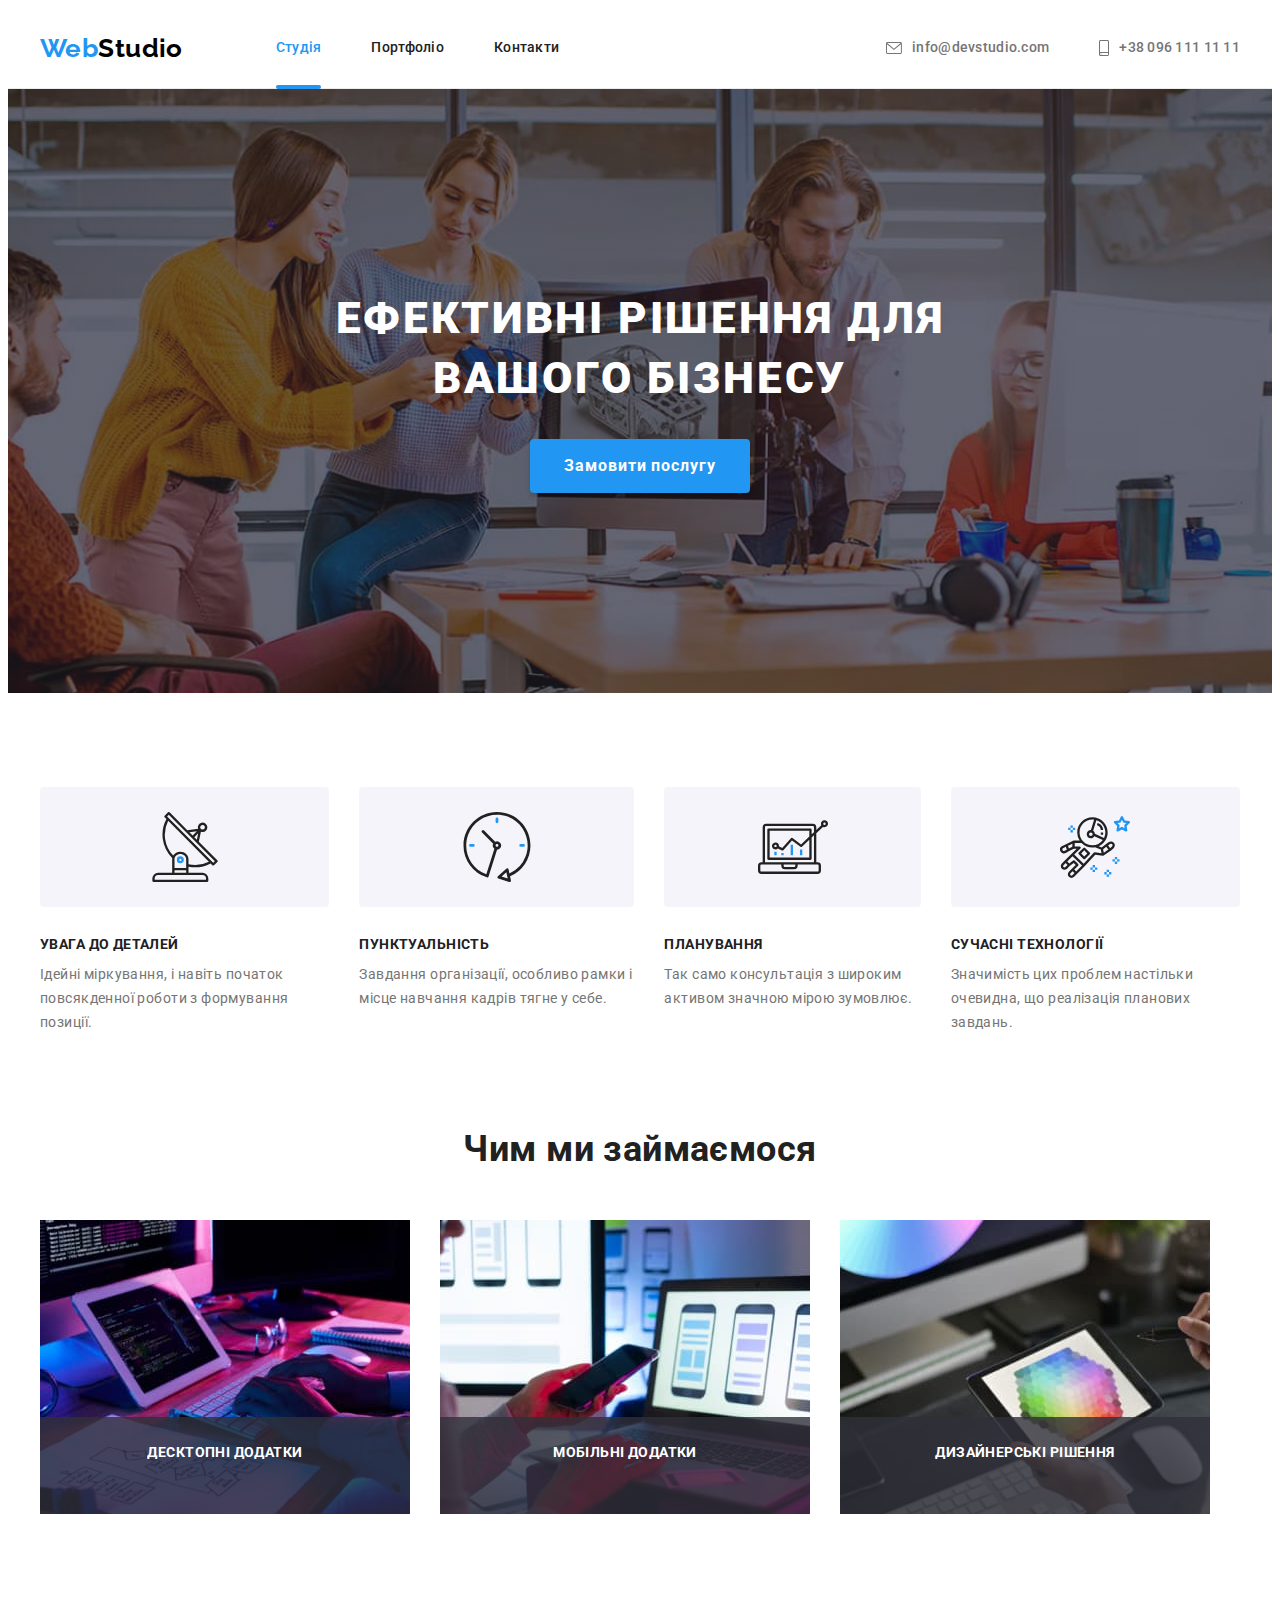
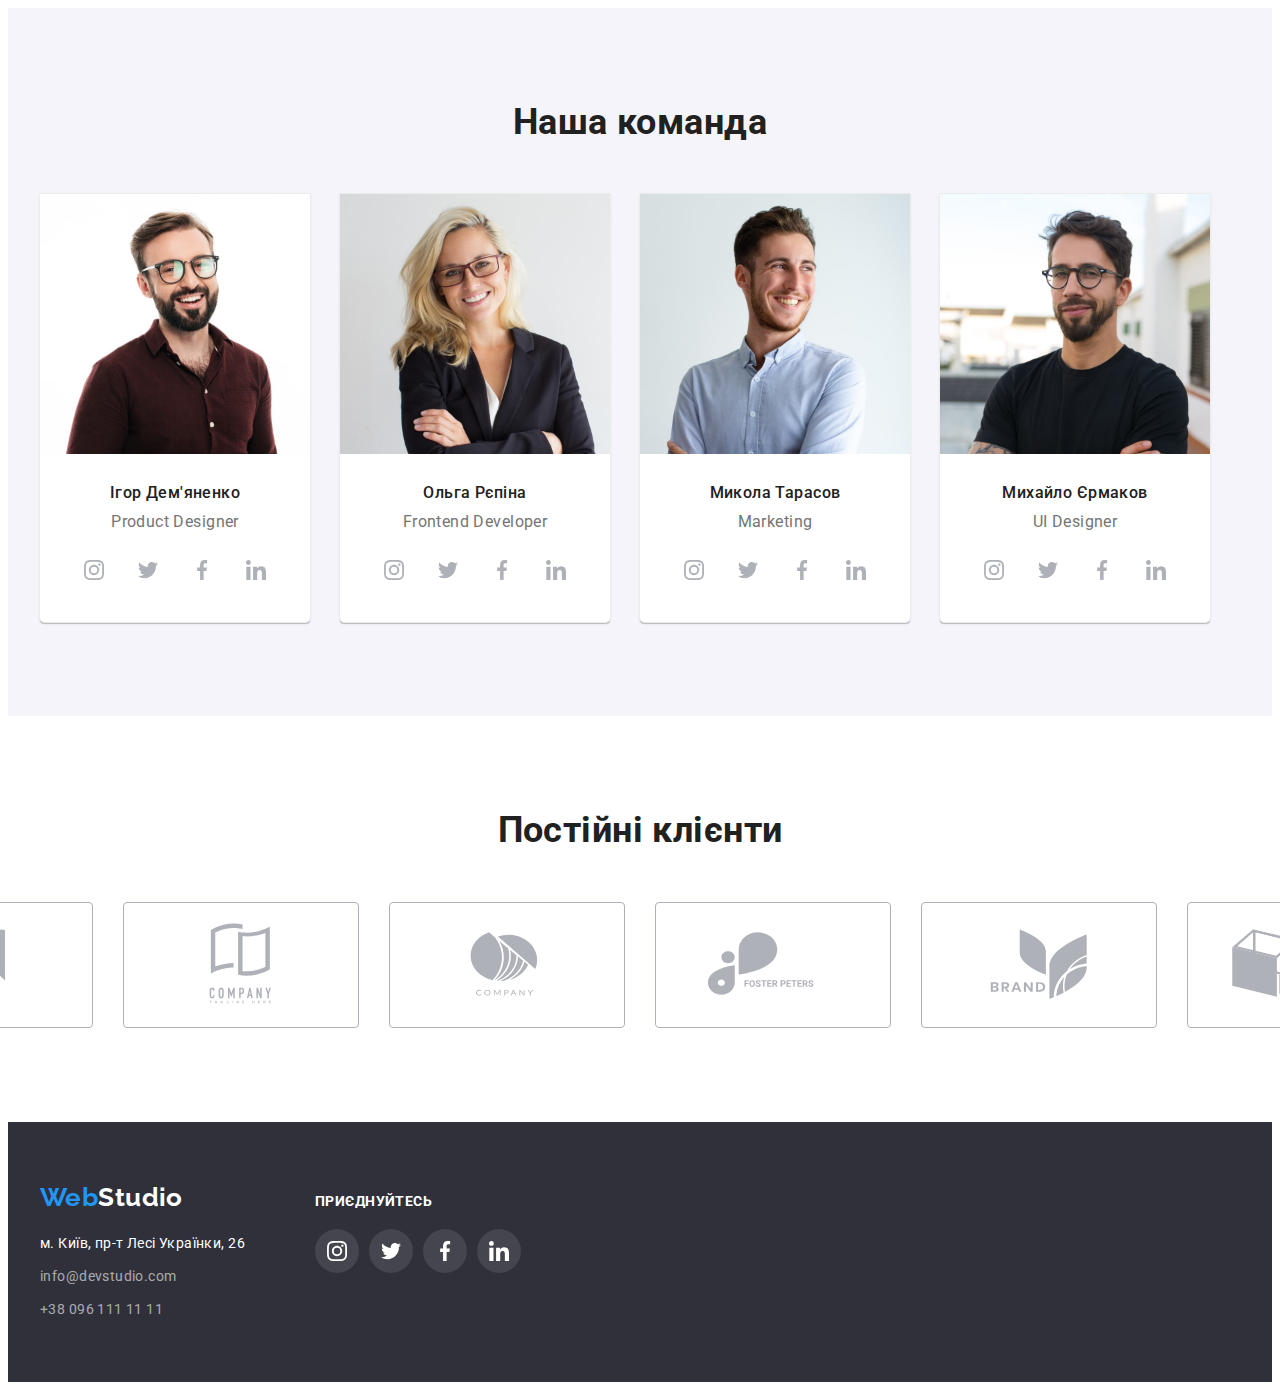
<file: index.html>
<!DOCTYPE html>
<html lang="uk">
  <head>
    <meta charset="UTF-8" />
    <meta http-equiv="X-UA-Compatible" content="IE=edge" />
    <meta name="viewport" content="width=device-width, initial-scale=1.0" />
    <title>WebStudio</title>
    <link
      href="https://fonts.googleapis.com/css2?family=Raleway:wght@700&family=Roboto:wght@400;500;700;900&display=swap"
      rel="stylesheet"
    />
    <link
      rel="stylesheet"
      href="https://cdnjs.cloudflare.com/ajax/libs/modern-normalize/1.1.0/modern-normalize.min.css"
      integrity="sha512-wpPYUAdjBVSE4KJnH1VR1HeZfpl1ub8YT/NKx4PuQ5NmX2tKuGu6U/JRp5y+Y8XG2tV+wKQpNHVUX03MfMFn9Q=="
      crossorigin="anonymous"
      referrerpolicy="no-referrer"
    />
    <link rel="stylesheet" href="./css/styles.css" />
  </head>
  <body>
    <!-- Header -->
    <header class="header">
      <div class="container header-container">
        <a href="./index.html" class="header-logo"
          ><span class="accent">Web</span>Studio</a
        >
        <nav>
          <ul class="list-nav list">
            <li class="list-item">
              <a href="./index.html" class="site-nav current">Студія</a>
            </li>
            <li class="list-item">
              <a href="./portfolio.html" class="site-nav">Портфоліо</a>
            </li>
            <li class="list-item"><a href="#" class="site-nav">Контакти</a></li>
          </ul>
        </nav>
        <div class="contact-wrap">
          <ul class="contact-list list">
            <li class="contact-list-item">
              <a href="mailto:info@devstudio.com" class="contact-link">
                <svg class="icon-mail">
                  <use href="./images/icons.svg#icon-envelope"></use>
                </svg>
                info@devstudio.com
              </a>
            </li>
            <li>
              <a href="tel:+380961111111" class="contact-link contact-tel">
                <svg class="icon-smartphone">
                  <use href="./images/icons.svg#icon-smartphone"></use>
                </svg>
                +38 096 111 11 11
              </a>
            </li>
          </ul>
        </div>
      </div>
    </header>
    <main>
      <!-- Hero section -->
      <section class="hero">
        <div class="hero-wrapper">
          <h1 class="hero-title">Ефективні рішення для вашого бізнесу</h1>
          <button class="hero-btn" type="button" data-modal-open>
            Замовити послугу
          </button>
        </div>
      </section>
      <!-- Company values section -->
      <section class="values-section">
        <div class="container">
          <h2 class="visually-hidden">Company values</h2>
          <ul class="values-list list">
            <li class="values-item">
              <div class="values-picture">
                <svg class="values-picture-item" width="70px" height="70px">
                  <use href="./images/icons.svg#icon-antenna"></use>
                </svg>
              </div>
              <h3 class="values-title">УВАГА ДО ДЕТАЛЕЙ</h3>
              <p class="values-text">
                Ідейні міркування, і навіть початок повсякденної роботи з
                формування позиції.
              </p>
            </li>
            <li class="values-item">
              <div class="values-picture">
                <svg class="values-picture-item" width="70px" height="70px">
                  <use href="./images/icons.svg#icon-clock"></use>
                </svg>
              </div>
              <h3 class="values-title">ПУНКТУАЛЬНІСТЬ</h3>
              <p class="values-text">
                Завдання організації, особливо рамки і місце навчання кадрів
                тягне у себе.
              </p>
            </li>
            <li class="values-item">
              <div class="values-picture">
                <svg class="values-picture-item" width="70px" height="70px">
                  <use href="./images/icons.svg#icon-diagram"></use>
                </svg>
              </div>
              <h3 class="values-title">ПЛАНУВАННЯ</h3>
              <p class="values-text">
                Так само консультація з широким активом значною мірою зумовлює.
              </p>
            </li>
            <li class="values-item">
              <div class="values-picture">
                <svg class="values-picture-item" width="70px" height="70px">
                  <use href="./images/icons.svg#icon-astronaut"></use>
                </svg>
              </div>
              <h3 class="values-title">СУЧАСНІ ТЕХНОЛОГІЇ</h3>
              <p class="values-text">
                Значимість цих проблем настільки очевидна, що реалізація
                планових завдань.
              </p>
            </li>
          </ul>
        </div>
      </section>
      <!-- Services section -->
      <section class="services-section">
        <div class="container">
          <h2 class="services-title title">Чим ми займаємося</h2>
          <ul class="services-list list">
            <li class="services-picture">
              <div class="services-wrap-details">
                <img
                  class="services-picture-item"
                  src="./images/img-1.jpg"
                  alt="Services"
                  width="370"
                  height="294"
                />
                <p class="services-details">Десктопні додатки</p>
              </div>
            </li>
            <li class="services-picture">
              <div class="services-wrap-details">
                <img
                  class="services-picture-item"
                  src="./images/img-2.jpg"
                  alt="Services"
                  width="370"
                  height="294"
                />
                <p class="services-details">Мобільні додатки</p>
              </div>
            </li>
            <li class="services-picture">
              <div class="services-wrap-details">
                <img
                  class="services-picture-item"
                  src="./images/img-3.jpg"
                  alt="Services"
                  width="370"
                  height="294"
                />
                <p class="services-details">Дизайнерські рішення</p>
              </div>
            </li>
          </ul>
        </div>
      </section>
      <!-- Team section -->
      <section class="team-section">
        <div class="container">
          <h2 class="team-title title">Наша команда</h2>
          <ul class="team-list list">
            <li class="team-list-item">
              <img
                class="worker-photo"
                src="./images/team/img-1.jpg"
                alt="Ігор Дем'яненко"
                width="270"
                height="260"
              />
              <div class="content">
                <h3 class="worker-name">Ігор Дем'яненко</h3>
                <p class="worker-position" lang="en">Product Designer</p>
                <ul class="social-list list">
                  <li class="social-list-item">
                    <a class="social-list-link" href="#"
                      ><svg class="social-list-icon">
                        <use href="./images/icons.svg#icon-instagram"></use>
                      </svg>
                    </a>
                  </li>
                  <li class="social-list-item">
                    <a class="social-list-link" href="#"
                      ><svg class="social-list-icon">
                        <use href="./images/icons.svg#icon-twitter"></use>
                      </svg>
                    </a>
                  </li>
                  <li class="social-list-item">
                    <a class="social-list-link" href="#"
                      ><svg class="social-list-icon">
                        <use href="./images/icons.svg#icon-facebook"></use>
                      </svg>
                    </a>
                  </li>
                  <li class="social-list-item">
                    <a class="social-list-link" href="#"
                      ><svg class="social-list-icon">
                        <use href="./images/icons.svg#icon-linkedin"></use>
                      </svg>
                    </a>
                  </li>
                </ul>
              </div>
            </li>
            <li class="team-list-item">
              <img
                class="worker-photo"
                src="./images/team/img-2.jpg"
                alt="Ольга Рєпіна"
                width="270"
                height="260"
              />
              <div class="content">
                <h3 class="worker-name">Ольга Рєпіна</h3>
                <p class="worker-position" lang="en">Frontend Developer</p>
                <ul class="social-list list">
                  <li class="social-list-item">
                    <a class="social-list-link" href="#"
                      ><svg class="social-list-icon">
                        <use href="./images/icons.svg#icon-instagram"></use>
                      </svg>
                    </a>
                  </li>
                  <li class="social-list-item">
                    <a class="social-list-link" href="#"
                      ><svg class="social-list-icon">
                        <use href="./images/icons.svg#icon-twitter"></use>
                      </svg>
                    </a>
                  </li>
                  <li class="social-list-item">
                    <a class="social-list-link" href="#"
                      ><svg class="social-list-icon">
                        <use href="./images/icons.svg#icon-facebook"></use>
                      </svg>
                    </a>
                  </li>
                  <li class="social-list-item">
                    <a class="social-list-link" href="#"
                      ><svg class="social-list-icon">
                        <use href="./images/icons.svg#icon-linkedin"></use>
                      </svg>
                    </a>
                  </li>
                </ul>
              </div>
            </li>
            <li class="team-list-item">
              <img
                class="worker-photo"
                src="./images/team/img-3.jpg"
                alt="Микола Тарасов"
                width="270"
                height="260"
              />
              <div class="content">
                <h3 class="worker-name">Микола Тарасов</h3>
                <p class="worker-position" lang="en">Marketing</p>
                <ul class="social-list list">
                  <li class="social-list-item">
                    <a class="social-list-link" href="#"
                      ><svg class="social-list-icon">
                        <use href="./images/icons.svg#icon-instagram"></use>
                      </svg>
                    </a>
                  </li>
                  <li class="social-list-item">
                    <a class="social-list-link" href="#"
                      ><svg class="social-list-icon">
                        <use href="./images/icons.svg#icon-twitter"></use>
                      </svg>
                    </a>
                  </li>
                  <li class="social-list-item">
                    <a class="social-list-link" href="#"
                      ><svg class="social-list-icon">
                        <use href="./images/icons.svg#icon-facebook"></use>
                      </svg>
                    </a>
                  </li>
                  <li class="social-list-item">
                    <a class="social-list-link" href="#"
                      ><svg class="social-list-icon">
                        <use href="./images/icons.svg#icon-linkedin"></use>
                      </svg>
                    </a>
                  </li>
                </ul>
              </div>
            </li>
            <li class="team-list-item">
              <img
                class="worker-photo"
                src="./images/team/img-4.jpg"
                alt="Михайло Єрмаков"
                width="270"
                height="260"
              />
              <div class="content">
                <h3 class="worker-name">Михайло Єрмаков</h3>
                <p class="worker-position" lang="en">UI Designer</p>
                <ul class="social-list list">
                  <li class="social-list-item">
                    <a class="social-list-link" href="#"
                      ><svg class="social-list-icon">
                        <use href="./images/icons.svg#icon-instagram"></use>
                      </svg>
                    </a>
                  </li>
                  <li class="social-list-item">
                    <a class="social-list-link" href="#"
                      ><svg class="social-list-icon">
                        <use href="./images/icons.svg#icon-twitter"></use>
                      </svg>
                    </a>
                  </li>
                  <li class="social-list-item">
                    <a class="social-list-link" href="#"
                      ><svg class="social-list-icon">
                        <use href="./images/icons.svg#icon-facebook"></use>
                      </svg>
                    </a>
                  </li>
                  <li class="social-list-item">
                    <a class="social-list-link" href="#"
                      ><svg class="social-list-icon">
                        <use href="./images/icons.svg#icon-linkedin"></use>
                      </svg>
                    </a>
                  </li>
                </ul>
              </div>
            </li>
          </ul>
        </div>
      </section>
    </main>
    <!-- Clients section -->
    <section class="clients-section">
      <div class="container">
        <h2 class="clients-title title">Постійні клієнти</h2>
        <ul class="clients-list">
          <li class="clients-list-item">
            <a href="#" class="clients-link">
              <svg class="icon-client">
                <use href="./images/icons.svg#icon-client1"></use>
              </svg>
            </a>
          </li>
          <li class="clients-list-item">
            <a href="#" class="clients-link"
              ><svg class="icon-client">
                <use href="./images/icons.svg#icon-client2"></use>
              </svg>
            </a>
          </li>
          <li class="clients-list-item">
            <a href="#" class="clients-link"
              ><svg class="icon-client">
                <use href="./images/icons.svg#icon-client3"></use>
              </svg>
            </a>
          </li>
          <li class="clients-list-item">
            <a href="#" class="clients-link"
              ><svg class="icon-client">
                <use href="./images/icons.svg#icon-client4"></use>
              </svg>
            </a>
          </li>
          <li class="clients-list-item">
            <a href="#" class="clients-link"
              ><svg class="icon-client">
                <use href="./images/icons.svg#icon-client5"></use>
              </svg>
            </a>
          </li>
          <li class="clients-list-item">
            <a href="#" class="clients-link"
              ><svg class="icon-client">
                <use href="./images/icons.svg#icon-client6"></use>
              </svg>
            </a>
          </li>
        </ul>
      </div>
    </section>
    <!-- Footer -->
    <footer class="footer">
      <div class="container footer-container">
        <div>
          <a href="./index.html" class="footer-logo"
            ><span class="accent">Web</span>Studio</a
          >
          <address class="footer-address">
            <ul class="footer-list list">
              <li class="footer-items">
                <a
                  href="https://goo.gl/maps/5qoMR7fdG5DtrQ9b6"
                  target="_blank"
                  rel="noopener noreferrer nofollow"
                  class="address"
                  >м. Київ, пр-т Лесі Українки, 26</a
                >
              </li>
              <li class="footer-contacts-list footer-items">
                <a href="mailto:info@devstudio.com" class="footer-contact-link"
                  >info@devstudio.com</a
                >
              </li>
              <li>
                <a href="tel:+380961111111" class="footer-contact-link"
                  >+38 096 111 11 11</a
                >
              </li>
            </ul>
          </address>
        </div>
        <div>
          <p class="footer-text">приєднуйтесь</p>
          <ul class="footer-social-list list">
            <li class="footer-social-list-item">
              <a href="#" class="footer-social-link"
                ><svg class="footer-social-list-icon">
                  <use href="./images/icons.svg#icon-instagram"></use>
                </svg>
              </a>
            </li>
            <li class="footer-social-list-item">
              <a href="#" class="footer-social-link"
                ><svg class="footer-social-list-icon">
                  <use href="./images/icons.svg#icon-twitter"></use>
                </svg>
              </a>
            </li>
            <li class="footer-social-list-item">
              <a href="#" class="footer-social-link"
                ><svg class="footer-social-list-icon">
                  <use href="./images/icons.svg#icon-facebook"></use>
                </svg>
              </a>
            </li>
            <li class="footer-social-list-item">
              <a href="#" class="footer-social-link"
                ><svg class="footer-social-list-icon">
                  <use href="./images/icons.svg#icon-linkedin"></use>
                </svg>
              </a>
            </li>
          </ul>
        </div>
      </div>
    </footer>
    <div class="backdrop is-hidden" data-modal>
      <div class="modal">
        <button type="button" class="close-button" data-modal-close>
          <svg class="close-button-icon">
            <use href="./images/icons.svg#icon-close-button"></use>
          </svg>
        </button>
      </div>
    </div>
    <script src="./js/modal.js"></script>
  </body>
</html>
</file>
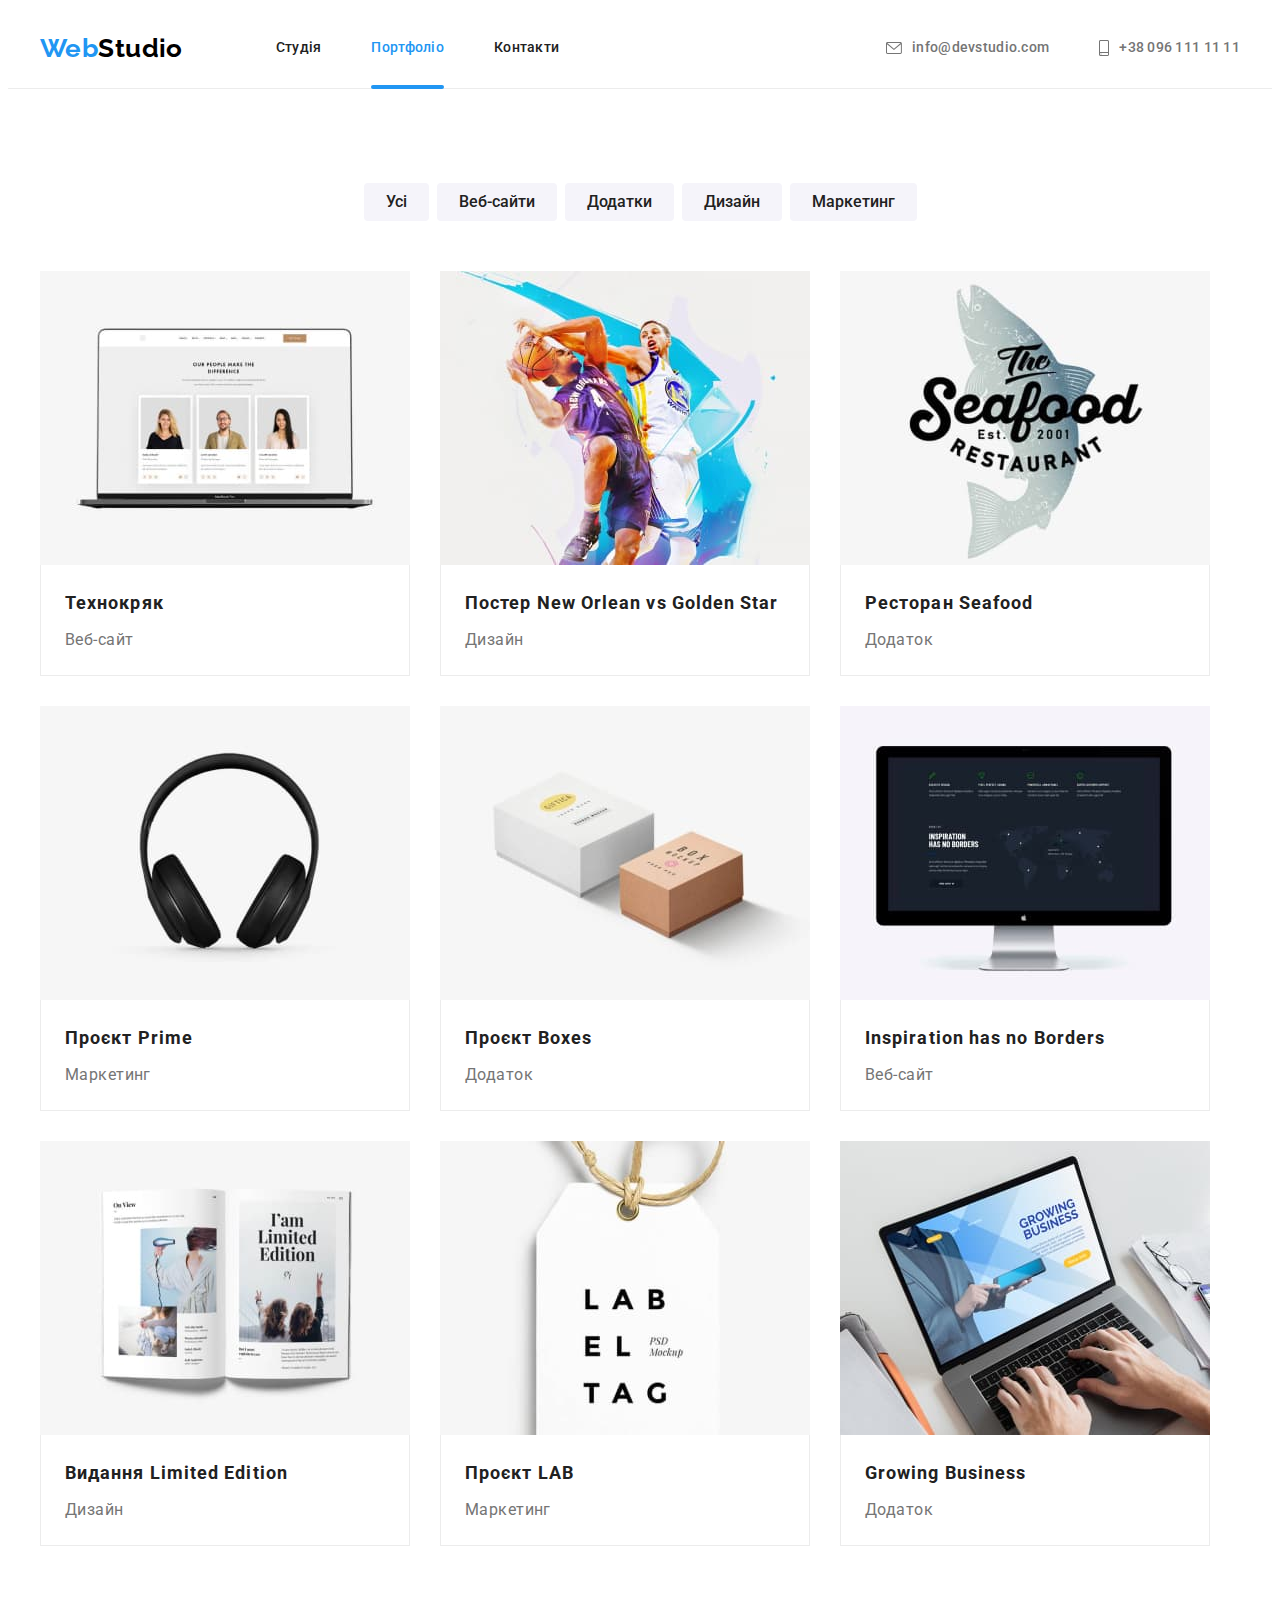
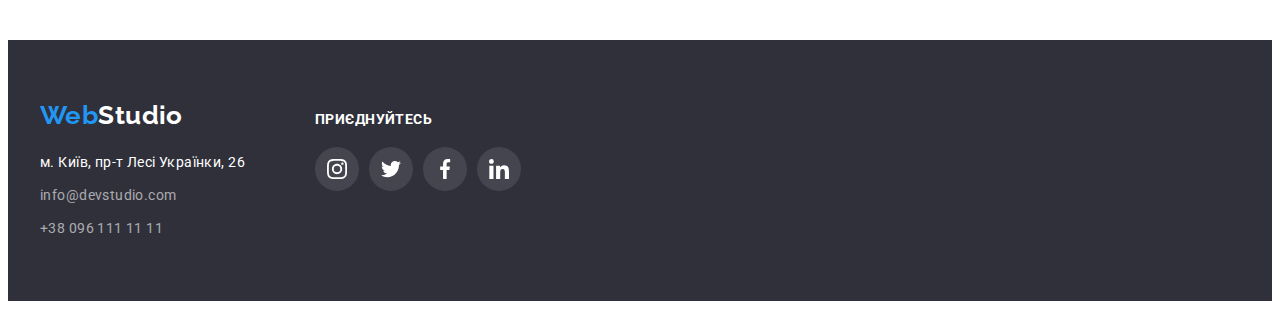
<file: portfolio.html>
<!DOCTYPE html>
<html lang="uk">
  <head>
    <meta charset="UTF-8" />
    <meta http-equiv="X-UA-Compatible" content="IE=edge" />
    <meta name="viewport" content="width=device-width, initial-scale=1.0" />
    <title>WebStudio</title>
    <link
      href="https://fonts.googleapis.com/css2?family=Raleway:wght@700&family=Roboto:wght@400;500;700;900&display=swap"
      rel="stylesheet"
    />
    <link
      rel="stylesheet"
      href="https://cdnjs.cloudflare.com/ajax/libs/modern-normalize/1.1.0/modern-normalize.min.css"
      integrity="sha512-wpPYUAdjBVSE4KJnH1VR1HeZfpl1ub8YT/NKx4PuQ5NmX2tKuGu6U/JRp5y+Y8XG2tV+wKQpNHVUX03MfMFn9Q=="
      crossorigin="anonymous"
      referrerpolicy="no-referrer"
    />
    <link rel="stylesheet" href="./css/styles.css" />
  </head>
  <body>
    <!-- Header -->
    <header class="header">
      <div class="container header-container">
        <a href="./index.html" class="header-logo"
          ><span class="accent">Web</span>Studio</a
        >
        <nav>
          <ul class="list-nav list">
            <li class="list-item">
              <a href="./index.html" class="site-nav">Студія</a>
            </li>
            <li class="list-item">
              <a href="./portfolio.html" class="site-nav current">Портфоліо</a>
            </li>
            <li class="list-item"><a href="#" class="site-nav">Контакти</a></li>
          </ul>
        </nav>
        <div class="contact-wrap">
          <ul class="contact-list list">
            <li class="contact-list-item">
              <a href="mailto:info@devstudio.com" class="contact-link">
                <svg class="icon-mail">
                  <use href="./images/icons.svg#icon-envelope"></use>
                </svg>
                info@devstudio.com
              </a>
            </li>
            <li>
              <a href="tel:+380961111111" class="contact-link contact-tel">
                <svg class="icon-smartphone">
                  <use href="./images/icons.svg#icon-smartphone"></use>
                </svg>
                +38 096 111 11 11
              </a>
            </li>
          </ul>
        </div>
      </div>
    </header>
    <main>
      <!-- Portfolio section -->
      <section class="portfolio-section">
        <div class="container">
          <h1 class="visually-hidden">Портфоліо</h1>
          <ul class="filter-list list">
            <li class="filter-list-item">
              <button type="button" class="filter-btn">Усі</button>
            </li>
            <li class="filter-list-item">
              <button type="button" class="filter-btn">Веб-сайти</button>
            </li>
            <li class="filter-list-item">
              <button type="button" class="filter-btn">Додатки</button>
            </li>
            <li class="filter-list-item">
              <button type="button" class="filter-btn">Дизайн</button>
            </li>
            <li class="filter-list-item">
              <button type="button" class="filter-btn">Маркетинг</button>
            </li>
          </ul>
          <ul class="portfolio-list list">
            <li class="portfolio-list-item">
              <a class="portfolio-link" href="#">
                <div class="portfolio-wrap-details">
                  <img
                    class="portfolio-image"
                    src="./images/portfolio/img-1.jpg"
                    alt="example of work"
                    width="370"
                    height="294"
                  />
                  <p class="portfolio-details">
                    Ресурс пропонує комплексні пропозиції з різним рівнем
                    функціоналу та сервісів. Все це дозволить відвідувачу
                    отримати вичерпні відомості про компанію чи приватну особу.
                  </p>
                </div>
                <div class="portfolio-content">
                  <h2 class="portfolio-title">Технокряк</h2>
                  <p class="portfolio-text">Веб-сайт</p>
                </div>
              </a>
            </li>
            <li class="portfolio-list-item">
              <a class="portfolio-link" href="#">
                <div class="portfolio-wrap-details">
                  <img
                    class="portfolio-image"
                    src="./images/portfolio/img-2.jpg"
                    alt="example of work"
                    width="370"
                    height="294"
                  />
                  <p class="portfolio-details">
                    Ресурс пропонує комплексні пропозиції з різним рівнем
                    функціоналу та сервісів. Все це дозволить відвідувачу
                    отримати вичерпні відомості про компанію чи приватну особу.
                  </p>
                </div>
                <div class="portfolio-content">
                  <h2 class="portfolio-title">
                    Постер New Orlean vs Golden Star
                  </h2>
                  <p class="portfolio-text">Дизайн</p>
                </div>
              </a>
            </li>
            <li class="portfolio-list-item">
              <a class="portfolio-link" href="#">
                <div class="portfolio-wrap-details">
                  <img
                    class="portfolio-image"
                    src="./images/portfolio/img-3.jpg"
                    alt="example of work"
                    width="370"
                    height="294"
                  />
                  <p class="portfolio-details">
                    Ресурс пропонує комплексні пропозиції з різним рівнем
                    функціоналу та сервісів. Все це дозволить відвідувачу
                    отримати вичерпні відомості про компанію чи приватну особу.
                  </p>
                </div>
                <div class="portfolio-content">
                  <h2 class="portfolio-title">Ресторан Seafood</h2>
                  <p class="portfolio-text">Додаток</p>
                </div>
              </a>
            </li>
            <li class="portfolio-list-item">
              <a class="portfolio-link" href="#">
                <div class="portfolio-wrap-details">
                  <img
                    class="portfolio-image"
                    src="./images/portfolio/img-4.jpg"
                    alt="example of work"
                    width="370"
                    height="294"
                  />
                  <p class="portfolio-details">
                    Ресурс пропонує комплексні пропозиції з різним рівнем
                    функціоналу та сервісів. Все це дозволить відвідувачу
                    отримати вичерпні відомості про компанію чи приватну особу.
                  </p>
                </div>
                <div class="portfolio-content">
                  <h2 class="portfolio-title">Проєкт Prime</h2>
                  <p class="portfolio-text">Маркетинг</p>
                </div>
              </a>
            </li>
            <li class="portfolio-list-item">
              <a class="portfolio-link" href="#">
                <div class="portfolio-wrap-details">
                  <img
                    class="portfolio-image"
                    src="./images/portfolio/img-5.jpg"
                    alt="example of work"
                    width="370"
                    height="294"
                  />
                  <p class="portfolio-details">
                    Ресурс пропонує комплексні пропозиції з різним рівнем
                    функціоналу та сервісів. Все це дозволить відвідувачу
                    отримати вичерпні відомості про компанію чи приватну особу.
                  </p>
                </div>
                <div class="portfolio-content">
                  <h2 class="portfolio-title">Проєкт Boxes</h2>
                  <p class="portfolio-text">Додаток</p>
                </div>
              </a>
            </li>
            <li class="portfolio-list-item">
              <a class="portfolio-link" href="#">
                <div class="portfolio-wrap-details">
                  <img
                    class="portfolio-image"
                    src="./images/portfolio/img-6.jpg"
                    alt="example of work"
                    width="370"
                    height="294"
                  />
                  <p class="portfolio-details">
                    Ресурс пропонує комплексні пропозиції з різним рівнем
                    функціоналу та сервісів. Все це дозволить відвідувачу
                    отримати вичерпні відомості про компанію чи приватну особу.
                  </p>
                </div>
                <div class="portfolio-content">
                  <h2 class="portfolio-title">Inspiration has no Borders</h2>
                  <p class="portfolio-text">Веб-сайт</p>
                </div>
              </a>
            </li>
            <li class="portfolio-list-item">
              <a class="portfolio-link" href="#">
                <div class="portfolio-wrap-details">
                  <img
                    class="portfolio-image"
                    src="./images/portfolio/img-7.jpg"
                    alt="example of work"
                    width="370"
                    height="294"
                  />
                  <p class="portfolio-details">
                    Ресурс пропонує комплексні пропозиції з різним рівнем
                    функціоналу та сервісів. Все це дозволить відвідувачу
                    отримати вичерпні відомості про компанію чи приватну особу.
                  </p>
                </div>
                <div class="portfolio-content">
                  <h2 class="portfolio-title">Видання Limited Edition</h2>
                  <p class="portfolio-text">Дизайн</p>
                </div>
              </a>
            </li>
            <li class="portfolio-list-item">
              <a class="portfolio-link" href="#">
                <div class="portfolio-wrap-details">
                  <img
                    class="portfolio-image"
                    src="./images/portfolio/img-8.jpg"
                    alt="example of work"
                    width="370"
                    height="294"
                  />
                  <p class="portfolio-details">
                    Ресурс пропонує комплексні пропозиції з різним рівнем
                    функціоналу та сервісів. Все це дозволить відвідувачу
                    отримати вичерпні відомості про компанію чи приватну особу.
                  </p>
                </div>
                <div class="portfolio-content">
                  <h2 class="portfolio-title">Проєкт LAB</h2>
                  <p class="portfolio-text">Маркетинг</p>
                </div>
              </a>
            </li>
            <li class="portfolio-list-item">
              <a class="portfolio-link" href="#">
                <div class="portfolio-wrap-details">
                  <img
                    class="portfolio-image"
                    src="./images/portfolio/img-9.jpg"
                    alt="example of work"
                    width="370"
                    height="294"
                  />
                  <p class="portfolio-details">
                    Ресурс пропонує комплексні пропозиції з різним рівнем
                    функціоналу та сервісів. Все це дозволить відвідувачу
                    отримати вичерпні відомості про компанію чи приватну особу.
                  </p>
                </div>
                <div class="portfolio-content">
                  <h2 class="portfolio-title">Growing Business</h2>
                  <p class="portfolio-text">Додаток</p>
                </div>
              </a>
            </li>
          </ul>
        </div>
      </section>
    </main>
    <!-- Footer -->
    <footer class="footer">
      <div class="container footer-container">
        <div>
          <a href="./index.html" class="footer-logo"
            ><span class="accent">Web</span>Studio</a
          >
          <address class="footer-address">
            <ul class="footer-list list">
              <li class="footer-items">
                <a
                  href="https://goo.gl/maps/5qoMR7fdG5DtrQ9b6"
                  target="_blank"
                  rel="noopener noreferrer nofollow"
                  class="address"
                  >м. Київ, пр-т Лесі Українки, 26</a
                >
              </li>
              <li class="footer-contacts-list footer-items">
                <a href="mailto:info@devstudio.com" class="footer-contact-link"
                  >info@devstudio.com</a
                >
              </li>
              <li>
                <a href="tel:+380961111111" class="footer-contact-link"
                  >+38 096 111 11 11</a
                >
              </li>
            </ul>
          </address>
        </div>
        <div>
          <p class="footer-text">приєднуйтесь</p>
          <ul class="footer-social-list list">
            <li class="footer-social-list-item">
              <a href="#" class="footer-social-link"
                ><svg class="footer-social-list-icon">
                  <use href="./images/icons.svg#icon-instagram"></use>
                </svg>
              </a>
            </li>
            <li class="footer-social-list-item">
              <a href="#" class="footer-social-link"
                ><svg class="footer-social-list-icon">
                  <use href="./images/icons.svg#icon-twitter"></use>
                </svg>
              </a>
            </li>
            <li class="footer-social-list-item">
              <a href="#" class="footer-social-link"
                ><svg class="footer-social-list-icon">
                  <use href="./images/icons.svg#icon-facebook"></use>
                </svg>
              </a>
            </li>
            <li class="footer-social-list-item">
              <a href="#" class="footer-social-link"
                ><svg class="footer-social-list-icon">
                  <use href="./images/icons.svg#icon-linkedin"></use>
                </svg>
              </a>
            </li>
          </ul>
        </div>
      </div>
    </footer>
  </body>
</html>
</file>
<file: css/styles.css>
:root {
    --primary-text-color: #212121;
    --primary-bg-color: #FFFFFF;
    --background-color: #2F303A;
    --accent-color: #2196F3;
    --title-color: #757575;
    --black-color: #000000;
    --btn-bg-color: #F5F4FA;
    --footer-contacts-color: rgba(255, 255, 255, 0.6);
    --border-color: #ECECEC;
}

* {
    /* outline: 1px solid red; */
}

h1,
h2,
h3,
h4,
h5,
h6,
ul,
p {
    margin: 0;
}

ul {
    padding-left: 0;
}

body {
    font-family: 'Roboto', sans-serif;
    background-color: var(--primary-bg-color);
    color: var(--primary-text-color);
    font-size: 14px;
    letter-spacing: 0.03em;
}

.container {
    width: 1200px;
    margin: 0 auto;
    padding-left: 15px;
    padding-right: 15px;
}


.list {
    list-style: none;
}

/* hedder */

.header {
    border-bottom: 1px solid #ECECEC;
}

.header-container {
    display: flex;
    align-items: center;
}

.header-logo {
    font-family: 'Raleway', sans-serif;
    font-weight: 700;
    font-size: 26px;
    line-height: 1.19;
    color: var(--black-color);
    text-decoration: none;
    margin-right: 93px;
}

.accent {
    color: var(--accent-color);
}

.site-nav {
    font-weight: 500;
    line-height: 1.14;
    letter-spacing: 0.02em;
    color: var(--primary-text-color);
    text-decoration: none;
    padding-top: 32px;
    padding-bottom: 32px;
    display: block;
    transition: color 250ms cubic-bezier(0.4, 0, 0.2, 1);
}

.site-nav:hover,
.site-nav:focus {
    color: var(--accent-color);
}

.list-item {
    position: relative;
}

.list-item:not(:first-child) {
    margin-left: 50px;
}

.list-nav {
    display: flex;
    align-items: center;
}

.list-nav .current {
    color: var(--accent-color);
}

.current::after {
    content: "";
    position: absolute;
    display: block;
    left: 0;
    bottom: -1px;
    width: 100%;
    height: 4px;
    background-color: var(--accent-color);
    border-radius: 2px;
}

.contact-wrap {
    margin-left: auto;
}

.contact-list {
    display: flex;
    align-items: center;
}

.contact-list-item {
    box-sizing: border-box;
}

.contact-link {
    font-weight: 500;
    line-height: 1.14;
    letter-spacing: 0.02em;
    color: var(--title-color);
    text-decoration: none;
    padding-top: 32px;
    padding-bottom: 32px;
    display: flex;
    align-items: center;
    transition: color 250ms cubic-bezier(0.4, 0, 0.2, 1);
}

.contact-link:hover,
.contact-link:focus {
    color: var(--accent-color);
}

.icon-mail {
    margin-right: 10px;
    fill: currentColor;
    height: 12px;
    width: 16px;
}

.icon-smartphone {
    margin-right: 10px;
    fill: currentColor;
    height: 16px;
    width: 10px;
}

.contact-tel {
    margin-left: 50px;
}

/* hero */

.hero {
    background-image: linear-gradient(to right, rgba(47, 48, 58, 0.4), rgba(47, 48, 58, 0.4)), url("../images/hero-bgr-img.jpg");
    background-color: #C4C4C4;
    background-size: cover;
    max-width: 1600px;
    margin: 0 auto;
    background-position: center;
    background-repeat: no-repeat;
    padding-top: 200px;
    padding-bottom: 200px;
    text-align: center;

}

.hero-title {
    font-weight: 900;
    font-size: 44px;
    line-height: 1.36;
    text-align: center;
    letter-spacing: 0.06em;
    text-transform: uppercase;
    color: var(--primary-bg-color);
    width: 696px;
    text-align: center;
    margin: 0 auto;
    margin-bottom: 30px;
}

.hero-btn {
    cursor: pointer;
    font-weight: 700;
    font-size: 16px;
    font-family: inherit;
    line-height: 1.88;
    border-color: transparent;
    letter-spacing: 0.06em;
    background-color: var(--accent-color);
    color: var(--primary-bg-color);
    border-radius: 4px;
    padding: 10px 32px;
    box-shadow: 0px 4px 4px rgba(0, 0, 0, 0.15);
    transition: background-color 250ms cubic-bezier(0.4, 0, 0.2, 1);
}

.hero-btn:hover,
.hero-btn:focus {
    background-color: #188CE8;
}

/* Company values */

.values-section {
    padding-top: 94px;
    padding-bottom: 47px;
}

.visually-hidden {
    position: absolute;
    white-space: nowrap;
    width: 1px;
    height: 1px;
    overflow: hidden;
    border: 0;
    padding: 0;
    clip: rect(0 0 0 0);
    clip-path: inset(50%);
    margin: -1px;
}

.values-list {
    display: flex;
}

.values-picture {
    display: flex;
    align-items: center;
    justify-content: center;
    height: 120px;
    width: 100%;
    background-color: var(--btn-bg-color);
    margin-bottom: 30px;
    border-radius: 4px;
}

.values-item:not(:first-child) {
    margin-left: 30px;
}

.values-title {
    font-weight: 700;
    font-size: 14px;
    line-height: 1.14;
    text-transform: uppercase;
    margin-bottom: 10px;
}

.values-text {
    line-height: 1.71;
    font-size: 14px;
    color: var(--title-color);
}

/* Services */

.services-section {
    padding-top: 47px;
    padding-bottom: 94px;
}

.services-title {
    font-weight: 700;
    font-size: 36px;
    line-height: 1.16;
    text-align: center;
    margin-bottom: 50px;
}

.services-list {
    display: flex;
}

.services-picture:not(:first-child) {
    margin-left: 30px;
}

.services-picture-item {
    display: block;
    max-width: 100%;
}

.services-details {
    position: absolute;
    bottom: 0;
    width: 370px;
    height: 70px;
    font-weight: 700;
    font-size: 14px;
    line-height: 16px;
    text-align: center;
    letter-spacing: 0.03em;
    text-transform: uppercase;
    color: var(--primary-bg-color);
    background: rgba(47, 48, 58, 0.8);
    padding-top: 27px;
}

.services-wrap-details {
    position: relative;
}

/* Team */

.team-section {
    padding-top: 94px;
    padding-bottom: 94px;
    background-color: #F5F4FA;
}

.team-title {
    font-weight: 700;
    font-size: 36px;
    line-height: 1.16;
    text-align: center;
    margin-bottom: 50px;
}

.team-list {
    display: flex;
}

.team-list-item:not(:first-child) {
    margin-left: 30px;
}

.team-list-item {
    outline: 1px solid var(--border-color);
    border-radius: 0px 0px 4px 4px;
    background-color: var(--primary-bg-color);
    box-shadow: 0px 1px 3px rgba(0, 0, 0, 0.12), 0px 1px 1px rgba(0, 0, 0, 0.14), 0px 2px 1px rgba(0, 0, 0, 0.2);
}

.worker-photo {
    display: block;
    max-width: 100%;
}

.worker-name {
    font-weight: 500;
    font-size: 16px;
    line-height: 1.18;
    text-align: center;
    margin-bottom: 10px;
}

.worker-position {
    font-size: 16px;
    line-height: 1.18;
    color: var(--title-color);
    text-align: center;
}

.content {
    padding-top: 30px;
    padding-bottom: 30px;
}

.social-list {
    display: flex;
    align-items: center;
    justify-content: center;
    margin-top: 16px;
    padding: 0;
}

.social-list-item {
    width: 44px;
    height: 44px;
}

.social-list-item:not(:last-child) {
    margin-right: 10px;
}

.social-list-link {
    width: 100%;
    height: 100%;
    background-color: #ffffff;
    border-radius: 50%;
    display: flex;
    justify-content: center;
    align-items: center;
    fill: #afb1b8;
    transition: background-color 250ms cubic-bezier(0.4, 0, 0.2, 1);
}

.social-list-link:hover,
.social-list-link:focus {
    background-color: var(--accent-color);
    fill: var(--primary-bg-color);
}

.social-list-icon {
    width: 20px;
    height: 20px;
    transition: fill 250ms cubic-bezier(0.4, 0, 0.2, 1);
}

/* Clients */

.clients-section {
    padding-top: 94px;
    padding-bottom: 94px;
}


.clients-title {
    font-weight: 700;
    font-size: 36px;
    line-height: 1.16;
    text-align: center;
    margin-bottom: 50px;
}

.clients-list {
    display: flex;
    align-items: center;
    justify-content: center;
    gap: 30px;
}

.clients-list-item {
    list-style: none;
}

.icon-client {
    display: flex;
    align-items: center;
    justify-content: center;
    width: 170px;
    height: 92px;
    padding: 16px 32px;
}

.clients-link {
    display: flex;
    border: 1px solid #AFB1B8;
    border-radius: 4px;
    fill: #AFB1B8;
    transition: fill 250ms cubic-bezier(0.4, 0, 0.2, 1),
        border 250ms cubic-bezier(0.4, 0, 0.2, 1);
}

.clients-link:hover,
.clients-link:focus {
    border: 1px solid #2196F3;
    fill: var(--accent-color);
}

/* Footer */

.footer-container {
    display: flex;
    align-items: baseline;
}

.footer-logo {
    font-family: 'Raleway', sans-serif;
    font-weight: 700;
    font-size: 26px;
    line-height: 1.19;
    text-decoration: none;
    color: var(--primary-bg-color);
    display: inline-block;
    margin-bottom: 20px;
}

.footer-items {
    margin-bottom: 9px;
}

.footer {
    background-color: var(--background-color);
    padding-top: 60px;
    padding-bottom: 60px;
}

.address {
    font-style: normal;
    line-height: 1.71;
    color: var(--primary-bg-color);
    text-decoration: none;
    margin-right: 70px;

}

.footer-contact-link {
    font-style: normal;
    line-height: 1.71;
    color: var(--footer-contacts-color);
    text-decoration: none;
    transition: color 250ms cubic-bezier(0.4, 0, 0.2, 1);
}

.footer-contact-link:hover,
.footer-contact-link:focus {
    color: var(--accent-color);
}

.footer-text {
    font-weight: 700;
    font-size: 14px;
    line-height: 16px;
    letter-spacing: 0.03em;
    text-transform: uppercase;
    color: var(--primary-bg-color);
    margin-bottom: 20px;
}

.footer-social-list {
    display: flex;
    justify-content: center;
    align-items: center;
}

.footer-social-list-item {
    width: 44px;
    height: 44px;
    margin-right: 10px;
}

.footer-social-list-item:nth-child(4n) {
    margin-right: 0px;
}

.footer-social-link {
    width: 100%;
    height: 100%;
    background-color: rgba(255, 255, 255, 0.1);
    border-radius: 50%;
    display: flex;
    justify-content: center;
    align-items: center;
    fill: var(--primary-bg-color);
    transition: background-color 250ms cubic-bezier(0.4, 0, 0.2, 1);
}

.footer-social-link:hover,
.footer-social-link:focus {
    background-color: var(--accent-color);
}

.footer-social-list-icon {
    width: 20px;
    height: 20px;
}

/* Portfolio */

.portfolio-section {
    padding-top: 94px;
    padding-bottom: 94px;
}

.filter-btn {
    cursor: pointer;
    font-weight: 500;
    font-size: 16px;
    font-family: inherit;
    line-height: 1.62;
    color: var(--primary-text-color);
    background-color: var(--btn-bg-color);
    border: none;
    padding: 6px 22px;
    border-radius: 4px;
    transition: background-color 250ms cubic-bezier(0.4, 0, 0.2, 1),
        color 250ms cubic-bezier(0.4, 0, 0.2, 1),
        box-shadow 250ms cubic-bezier(0.4, 0, 0.2, 1);
}

.filter-btn:hover,
.filter-btn:focus {
    background-color: var(--accent-color);
    color: var(--primary-bg-color);
    box-shadow: 0px 3px 1px rgba(0, 0, 0, 0.1), 0px 1px 2px rgba(0, 0, 0, 0.08), 0px 2px 2px rgba(0, 0, 0, 0.12);
}

.filter-list {
    margin-bottom: 50px;
    display: flex;
    justify-content: center;
}

.filter-list-item:not(:first-child) {
    margin-left: 8px;
}

.portfolio-link {
    text-decoration: none;
    display: block;
    transition: box-shadow 250ms cubic-bezier(0.4, 0, 0.2, 1);
}

.portfolio-link:hover,
.portfolio-link:focus {
    box-shadow: 0px 1px 1px rgba(0, 0, 0, 0.12), 0px 4px 4px rgba(0, 0, 0, 0.06), 1px 4px 6px rgba(0, 0, 0, 0.16);
}

.portfolio-title {
    font-weight: 700;
    font-size: 18px;
    line-height: 2.0;
    letter-spacing: 0.06em;
    margin-bottom: 4px;
    color: var(--primary-text-color)
}

.portfolio-text {
    font-size: 16px;
    line-height: 1.88;
    color: var(--title-color);
}

.portfolio-list {
    display: flex;
    flex-wrap: wrap;
    gap: 30px;
}

.portfolio-list-item {
    position: relative;
}

.portfolio-list-item:nth-child(3n) {
    margin-right: 0px;
}

.portfolio-image {
    display: block;
    max-width: 100%;
}

.portfolio-details {
    position: absolute;
    top: 0;
    left: 0;
    font-size: 18px;
    line-height: 1.56;
    letter-spacing: 0.03em;
    color: var(--primary-bg-color);
    background: rgba(33, 150, 243, 0.9);
    padding: 63px 24px;
    transform: translateY(100%);
    transition: transform 250ms cubic-bezier(0.4, 0, 0.2, 1);
}

.portfolio-list-item:hover .portfolio-details {
    transform: translateY(0%);
}

.portfolio-wrap-details {
    position: relative;
    overflow: hidden;
}

.portfolio-content {
    padding: 20px 24px 20px;
    border-left: 1px solid var(--border-color);
    border-bottom: 1px solid var(--border-color);
    border-right: 1px solid var(--border-color);
}

/* Modal */

.backdrop {
    position: fixed;
    top: 0;
    left: 0;
    height: 100%;
    width: 100%;
    background-color: rgba(0, 0, 0, 0.2);
    transition: opacity 250ms cubic-bezier(0.4, 0, 0.2, 1),
        visibility 250ms cubic-bezier(0.4, 0, 0.2, 1);
}

.modal {
    position: absolute;
    width: 528px;
    height: 581px;
    top: 50%;
    left: 50%;
    transform: translate(-50%, -50%);
    background-color: var(--primary-bg-color);
    box-shadow: 0px 1px 3px rgba(0, 0, 0, 0.12), 0px 1px 1px rgba(0, 0, 0, 0.14), 0px 2px 1px rgba(0, 0, 0, 0.2);
    border-radius: 4px;
}

.close-button {
    position: absolute;
    right: 14px;
    top: 14px;
    width: 30px;
    height: 30px;
    background-color: var(--primary-bg-color);
    border-radius: 50%;
    border: 1px solid rgba(0, 0, 0, 0.1);
    cursor: pointer;
    display: flex;
    align-items: center;
    fill: var(--black-color);
    transition: fill 250ms cubic-bezier(0.4, 0, 0.2, 1);
}

.close-button:hover svg,
.close-button:focus svg {
    fill: var(--accent-color);
}

.close-button-icon {
    width: 18px;
    height: 18px;
    margin: 0 auto;
    fill: var(--black-color);
}

.is-hidden {
    opacity: 0;
    visibility: hidden;
    pointer-events: none;
}

.no-scroll {
    overflow: hidden;
}
</file>
